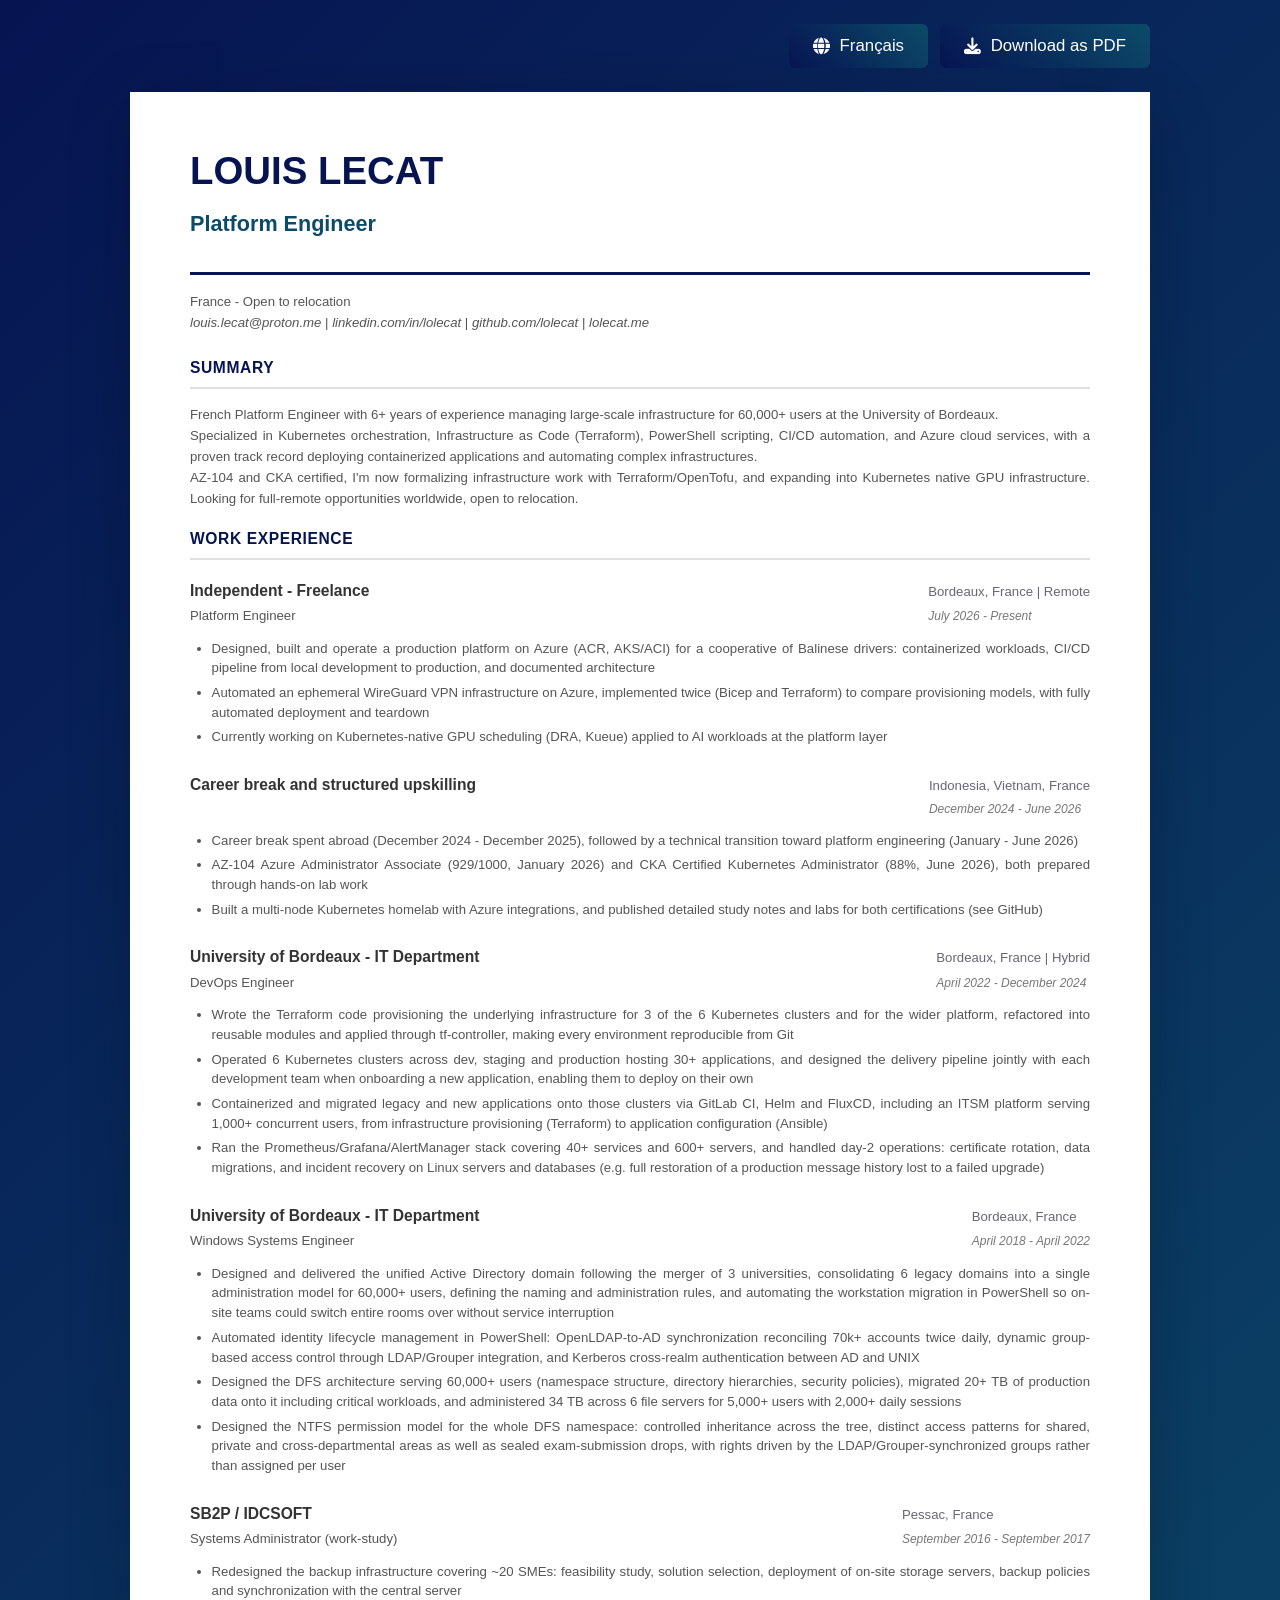
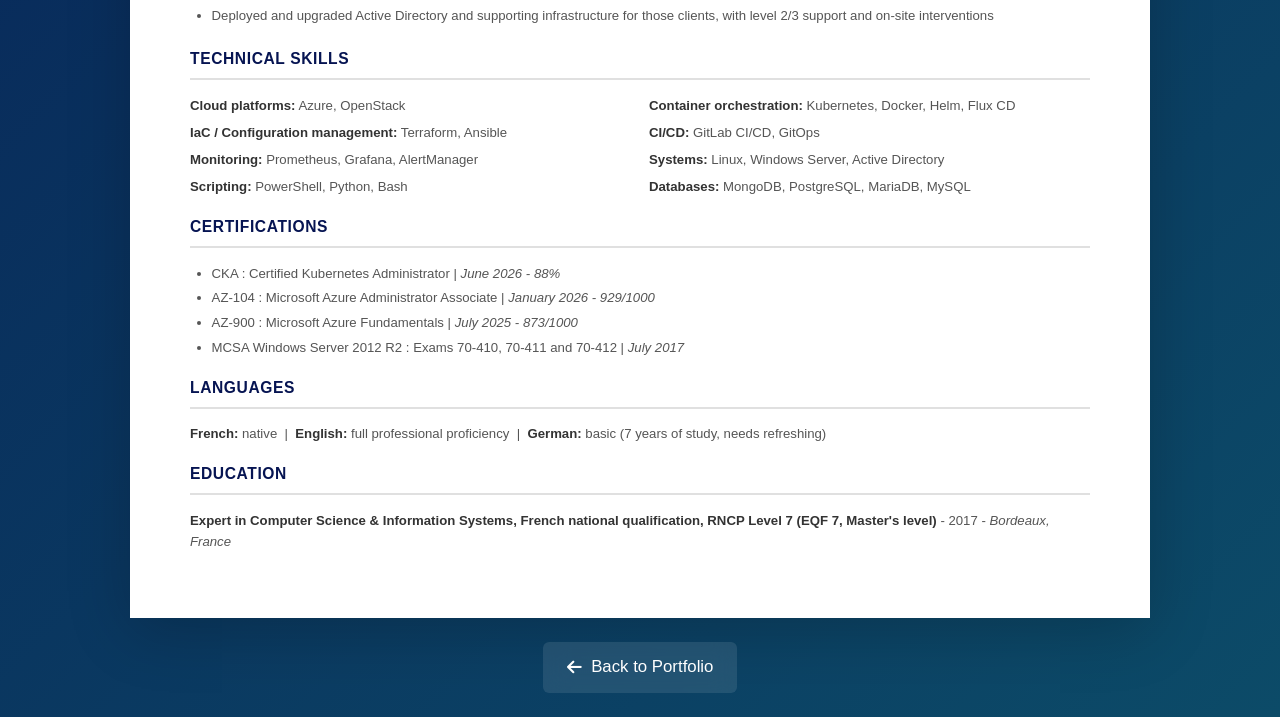
<file: cv/index.html>
<!DOCTYPE html>
<html lang="en">

<head>
    <meta charset="UTF-8">
    <meta name="viewport" content="width=device-width, initial-scale=1.0">
    <title>CV - Louis Lecat</title>
    <link rel="stylesheet" href="https://cdnjs.cloudflare.com/ajax/libs/font-awesome/6.5.0/css/all.min.css">
    <style>
        * {
            margin: 0;
            padding: 0;
            box-sizing: border-box;
        }

        body {
            font-family: 'Segoe UI', Tahoma, Geneva, Verdana, sans-serif;
            line-height: 1.6;
            color: #333;
            background: linear-gradient(135deg, #061452 0%, #0c4b68 100%);
            min-height: 100vh;
            padding: 20px;
            zoom: 120%;
        }

        @media print {
            body {
                zoom: 1 !important;
            }
        }

        .controls {
            max-width: 850px;
            margin: 0 auto 20px;
            display: flex;
            justify-content: flex-end;
            gap: 10px;
        }

        .btn {
            background: linear-gradient(45deg, #061452, #0c4b68);
            color: white;
            border: none;
            padding: 10px 20px;
            border-radius: 5px;
            cursor: pointer;
            font-size: 14px;
            display: flex;
            align-items: center;
            gap: 8px;
            transition: transform 0.2s;
        }

        .btn:hover {
            transform: translateY(-2px);
        }

        .btn.active {
            background: #4f46e5;
        }

        /* CV Container */
        .cv-container {
            max-width: 850px;
            margin: 0 auto;
            background: white;
            box-shadow: 0 10px 50px rgba(0, 0, 0, 0.2);
            padding: 40px 50px;
        }

        /* Header */
        .cv-header {
            border-bottom: 3px solid #061452;
            padding-bottom: 20px;
            margin-bottom: 15px;
        }

        .cv-name {
            font-size: 32px;
            font-weight: bold;
            color: #061452;
            margin-bottom: 5px;
        }

        .cv-title {
            font-size: 18px;
            color: #0c4b68;
            margin-bottom: 5px;
        }

        .cv-tagline {
            font-size: 13px;
            color: #667;
        }

        /* Contact */
        .cv-contact {
            font-size: 11px;
            color: #555;
            margin-bottom: 20px;
            line-height: 1.4;
        }

        .cv-contact p {
            margin-bottom: 2px;
        }

        /* Section Titles */
        .cv-section-title {
            font-size: 13px;
            font-weight: bold;
            text-transform: uppercase;
            letter-spacing: 0.5px;
            color: #061452;
            border-bottom: 2px solid #e0e0e0;
            padding-bottom: 5px;
            margin-bottom: 12px;
            margin-top: 20px;
        }

        .cv-section-title:first-of-type {
            margin-top: 0;
        }

        /* Summary */
        .cv-summary {
            font-size: 11px;
            color: #555;
            line-height: 1.6;
            text-align: justify;
            margin-bottom: 15px;
        }

        /* Experience */
        .cv-job {
            margin-bottom: 18px;
        }

        /* Grid layout for job header: 2 rows x 2 columns */
        .cv-job-grid {
            display: grid;
            grid-template-columns: 1fr auto;
            row-gap: 0.1px;
            align-items: baseline;
            margin-bottom: 10px;
        }

        .cv-job-company {
            font-size: 13px;
            font-weight: 600;
            color: #333;
        }

        .cv-job-title {
            font-size: 11px;
            color: #555;
        }

        .cv-job-location {
            font-size: 11px;
            color: #667;
            white-space: nowrap;
        }

        .cv-job-period {
            font-size: 10px;
            color: #777;
        }

        .cv-job-bullets {
            list-style-position: outside;
            margin-left: 18px;
        }

        .cv-job-bullets li {
            font-size: 11px;
            color: #555;
            line-height: 1.5;
            margin-bottom: 4px;
            text-align: justify;
        }

        /* Skills */
        .cv-skills {
            display: grid;
            grid-template-columns: repeat(2, 1fr);
            gap: 5px 15px;
            font-size: 11px;
            margin-bottom: 15px;
        }

        .cv-skill-item {
            color: #555;
        }

        .cv-skill-label {
            font-weight: 600;
            color: #333;
        }


        /* Languages */
        .cv-languages {
            font-size: 11px;
            color: #555;
            margin-bottom: 15px;
        }
 
        .cv-languages-label {
            font-weight: 600;
            color: #333;
        }


        /* Certifications */
        .cv-certifications {
            list-style-position: outside;
            margin-left: 18px;
            margin-bottom: 15px;
        }

        .cv-certification-title {
            font-weight: 600;
            color: #333;
        }

        .cv-certifications li {
            font-size: 11px;
            color: #555;
            margin-bottom: 3px;
        }

        /* Education */
        .cv-education {
            font-size: 11px;
            color: #555;
            margin-bottom: 15px;
        }

        .cv-education-degree {
            font-weight: 600;
            color: #333;
        }

        /* Back to Portfolio Link */
        .back-link {
            max-width: 850px;
            margin: 20px auto 0;
            text-align: center;
        }

        .back-link a {
            color: white;
            text-decoration: none;
            font-size: 14px;
            display: inline-flex;
            align-items: center;
            gap: 8px;
            padding: 10px 20px;
            background: rgba(255, 255, 255, 0.1);
            backdrop-filter: blur(10px);
            border-radius: 5px;
            transition: background 0.3s;
        }

        .back-link a:hover {
            background: rgba(255, 255, 255, 0.2);
        }

        /* Print Styles */
        @media print {

            /* Hide everything except the CV container */
            /* ---- RÉGLAGES PDF : ajuster ces 3 valeurs ----
               --cv-font  : taille du corps de texte
               --cv-lh    : interligne
               --cv-space : densité des espacements (1 = actuel, 0.6 = compact)
            */
            body {
                --cv-font: 11.75px;
                --cv-lh: 1.4;
                --cv-space: 0.75;

                background: white !important;
                padding: 0 !important;
                font-size: 12px !important;
            }

            /* Two-page layout: room to breathe */
            .cv-summary,
            .cv-job-bullets li,
            .cv-skills,
            .cv-certifications li,
            .cv-languages,
            .cv-education {
                font-size: var(--cv-font) !important;
                line-height: var(--cv-lh) !important;
            }

            .cv-job-title,
            .cv-job-location {
                font-size: calc(var(--cv-font) - 0.5px) !important;
            }

            .cv-job-company {
                font-size: calc(var(--cv-font) + 1.5px) !important;
            }

            .cv-section-title {
                font-size: calc(var(--cv-font) + 1px) !important;
            }

            .controls,
            .back-link {
                display: none !important;
            }

            .cv-container {
                box-shadow: none !important;
                padding: 8px 42px calc(34px * var(--cv-space)) 42px !important;
                max-width: 100% !important;
                margin: 0 !important;
            }

            /* Ne pas couper un bloc au milieu d'une page */
            .cv-section,
            .cv-job,
            .cv-skills,
            .cv-certifications,
            .cv-languages,
            .cv-education {
                page-break-inside: avoid !important;
                break-inside: avoid !important;
            }

            @page {
                size: A4;
                margin: 1.3cm 0.6cm 0.9cm 0.6cm;
            }

            /* Reduce spacing between title and separator */
            .cv-title {
                margin-bottom: 2px !important;
            }

            /* Force 2 columns for skills in print */
            .cv-skills {
                display: grid !important;
                grid-template-columns: repeat(2, 1fr) !important;
                gap: 5px 15px !important;
            }

            /* Maintain grid layout for job headers */
            .cv-job-grid {
                display: grid !important;
                grid-template-columns: 1fr auto !important;
                row-gap: 2px !important;
                align-items: baseline !important;
                margin-bottom: calc(12px * var(--cv-space)) !important;
            }

            /* Keep periods and locations on one line */
            .cv-job-location,
            .cv-job-period {
                white-space: nowrap !important;
            }

            /* Reduce spacing for print and between section titles and content */
            .cv-section-title {
                margin-top: calc(34px * var(--cv-space)) !important;
                margin-bottom: calc(15px * var(--cv-space)) !important;
            }

            .cv-job {
                margin-bottom: calc(24px * var(--cv-space)) !important;
            }

            .cv-job-bullets li {
                margin-bottom: calc(8px * var(--cv-space)) !important;
            }

            .cv-header {
                margin-bottom: calc(18px * var(--cv-space)) !important;
                padding-bottom: calc(18px * var(--cv-space)) !important;
            }

            .cv-contact {
                margin-bottom: calc(14px * var(--cv-space)) !important;
            }

            .cv-summary {
                margin-bottom: calc(20px * var(--cv-space)) !important;
            }

            .cv-skills {
                margin-bottom: calc(18px * var(--cv-space)) !important;
            }

            .cv-certifications {
                margin-bottom: calc(18px * var(--cv-space)) !important;
            }

            .cv-languages {
                margin-bottom: calc(18px * var(--cv-space)) !important;
            }

            .cv-education {
                margin-bottom: 0 !important;
            }
        }

        /* Responsive */
        @media (max-width: 768px) {
            .cv-container {
                padding: 30px 20px;
            }

            .cv-name {
                font-size: 26px;
            }

            .cv-job-grid {
                grid-template-columns: 1fr;
            }

            .cv-skills {
                grid-template-columns: 1fr;
            }
        }

        /* Language Toggle */
        .lang-en,
        .lang-fr {
            display: none;
        }

        .lang-en.active,
        .lang-fr.active {
            display: block;
        }

        .lang-en.active.inline,
        .lang-fr.active.inline {
            display: inline;
        }
    </style>
</head>

<body>
    <!-- Controls -->
    <div class="controls">
        <button class="btn" id="lang-btn" onclick="toggleLanguage()">
            <i class="fas fa-globe"></i>
            <span id="lang-text">Français</span>
        </button>
        <button class="btn" onclick="window.print()">
            <i class="fas fa-download"></i>
            <span class="lang-en active">Download as PDF</span>
            <span class="lang-fr">Télécharger en PDF</span>
        </button>
    </div>

    <!-- CV Content -->
    <div class="cv-container">
        <!-- Header -->
        <div class="cv-header">
            <h1 class="cv-name">LOUIS LECAT</h1>
            <h2 class="cv-title lang-en active">Platform Engineer</h2>
            <h2 class="cv-title lang-fr">Platform Engineer</h2>
        </div>

        <!-- Contact -->
        <div class="cv-contact">
            <p class="lang-en active">France - Open to relocation</p>
            <p class="lang-fr">France - Ouvert à relocalisation</p>
            <p class="lang-en active"><i>louis.lecat@proton.me</i> | <i>linkedin.com/in/lolecat</i> | <i>github.com/lolecat</i> | <i>lolecat.me</i></p>
            <p class="lang-fr"><i>louis.lecat@proton.me</i> | <i>+33685205088</i> | <i>linkedin.com/in/lolecat</i> | <i>github.com/lolecat</i> | <i>lolecat.me</i></p>
        </div>

        <!-- Summary -->
        <div>
            <h3 class="cv-section-title lang-en active">SUMMARY</h3>
            <h3 class="cv-section-title lang-fr">À PROPOS</h3>
            <p class="cv-summary lang-en active">
                French Platform Engineer with 6+ years of experience managing large-scale infrastructure for 60,000+ users at the University of Bordeaux.<br>
                Specialized in Kubernetes orchestration, Infrastructure as Code (Terraform), PowerShell scripting, CI/CD automation, and Azure cloud services, with a proven track record deploying containerized applications and automating complex infrastructures.<br>
                AZ-104 and CKA certified, I'm now formalizing infrastructure work with Terraform/OpenTofu, and expanding into Kubernetes native GPU infrastructure. Looking for full-remote opportunities worldwide, open to relocation.
            </p>
            <p class="cv-summary lang-fr">
                Platform Engineer avec +6 années d'expérience dans la gestion d'infras. à grande échelle : 60 000+ utilisateurs, Université de Bordeaux.<br>
                Je me suis spécialisé en orchestration Kubernetes, Infrastructure as Code (Terraform), automatisation CI/CD et services cloud Azure, avec une expérience avérée dans le déploiement d'applications conteneurisées et l'automatisation d'infrastructures complexes.<br>
                Certifié AZ-104 et CKA, je formalise aujourd'hui mon travail d'infrastructure avec Terraform/OpenTofu, et j'approfondis l'infrastructure GPU native Kubernetes. À la recherche d'opportunités en full remote à l'international, je suis ouvert à la relocalisation.
            </p>
        </div>

        <!-- Experience -->
        <div>
            <h3 class="cv-section-title lang-en active">WORK EXPERIENCE</h3>
            <h3 class="cv-section-title lang-fr">EXPÉRIENCES PROFESSIONNELLES</h3>

            <!-- Freelance -->
            <div class="cv-job">
                <div class="cv-job-grid">
                    <div>
                        <span class="cv-job-company lang-en active inline">Independent - Freelance</span>
                        <span class="cv-job-company lang-fr inline">Indépendant - Freelance</span>
                    </div>
                    <span class="cv-job-location lang-en active">Bordeaux, France | Remote</span>
                    <span class="cv-job-location lang-fr">Bordeaux, France | Remote</span>

                    <div>
                        <span class="cv-job-title lang-en active">Platform Engineer</span>
                        <span class="cv-job-title lang-fr">Platform Engineer</span>
                    </div>
                    <div>
                        <span class="cv-job-period lang-en active"><i>July 2026 - Present</i></span>
                        <span class="cv-job-period lang-fr"><i>Juillet 2026 - Aujourd'hui</i></span>
                    </div>
                </div>

                <ul class="cv-job-bullets lang-en active">
                    <li>Designed, built and operate a production platform on Azure (ACR, AKS/ACI) for a cooperative of Balinese drivers: containerized workloads, CI/CD pipeline from local development to production, and documented architecture</li>
                    <li>Automated an ephemeral WireGuard VPN infrastructure on Azure, implemented twice (Bicep and Terraform) to compare provisioning models, with fully automated deployment and teardown</li>
                    <li>Currently working on Kubernetes-native GPU scheduling (DRA, Kueue) applied to AI workloads at the platform layer</li>
                </ul>
                <ul class="cv-job-bullets lang-fr">
                    <li>Conception, construction et exploitation d'une plateforme en production sur Azure (ACR, AKS/ACI) pour une coopérative de chauffeurs balinais : containerisation, chaîne CI/CD du développement local à la production, documentation de l'architecture</li>
                    <li>Automatisation d'une infrastructure VPN WireGuard éphémère sur Azure, implémentée deux fois (Bicep et Terraform) pour comparer les modèles de provisionnement, avec déploiement et destruction entièrement automatisés</li>
                    <li>Travaux en cours sur le scheduling GPU natif Kubernetes (DRA, Kueue) appliqué aux charges IA, au niveau de la couche plateforme</li>
                </ul>
            </div>

            <!-- Césure et montée en compétences -->
            <div class="cv-job">
                <div class="cv-job-grid">
                    <div>
                        <span class="cv-job-company lang-en active inline">Career break and structured upskilling</span>
                        <span class="cv-job-company lang-fr inline">Césure et montée en compétences</span>
                    </div>
                    <span class="cv-job-location lang-en active">Indonesia, Vietnam, France</span>
                    <span class="cv-job-location lang-fr">Indonésie, Vietnam, France</span>

                    <div></div>
                    <div>
                        <span class="cv-job-period lang-en active"><i>December 2024 - June 2026</i></span>
                        <span class="cv-job-period lang-fr"><i>Décembre 2024 - Juin 2026</i></span>
                    </div>
                </div>

                <ul class="cv-job-bullets lang-en active">
                    <li>Career break spent abroad (December 2024 - December 2025), followed by a technical transition toward platform engineering (January - June 2026)</li>
                    <li>AZ-104 Azure Administrator Associate (929/1000, January 2026) and CKA Certified Kubernetes Administrator (88%, June 2026), both prepared through hands-on lab work</li>
                    <li>Built a multi-node Kubernetes homelab with Azure integrations, and published detailed study notes and labs for both certifications (see GitHub)</li>
                </ul>
                <ul class="cv-job-bullets lang-fr">
                    <li>Année de césure à l'international (décembre 2024 - décembre 2025), suivie d'une montée en compétences technique vers le platform engineering (janvier - juin 2026)</li>
                    <li>AZ-104 : Azure Administrator Associate (929/1000, janvier 2026) et CKA : Certified Kubernetes Administrator (88%, juin 2026), préparation via labs et mises en pratique</li>
                    <li>Construction d'un homelab Kubernetes multi-nœuds avec intégrations Azure, publication de notes et labs détaillés pour les deux certifications (cf. GitHub)</li>
                </ul>
            </div>

            <!-- Job 1 -->
            <div class="cv-job">
                <div class="cv-job-grid">
                    <div>
                        <span class="cv-job-company lang-en active inline">University of Bordeaux - IT Department</span>
                        <span class="cv-job-company lang-fr inline">Université de Bordeaux - DSI</span>
                    </div>
                    <span class="cv-job-location lang-en active">Bordeaux, France | Hybrid</span>
                    <span class="cv-job-location lang-fr">Bordeaux, France | Hybride</span>

                    <div>
                        <span class="cv-job-title lang-en active">DevOps Engineer</span>
                        <span class="cv-job-title lang-fr">Ingénieur DevOps</span>
                    </div>
                    <div>
                        <span class="cv-job-period lang-en active"><i>April 2022 - December 2024</i></span>
                        <span class="cv-job-period lang-fr"><i>Avril 2022 - Décembre 2024</i></span>
                    </div>
                </div>

                <ul class="cv-job-bullets lang-en active">
                    <li>Wrote the Terraform code provisioning the underlying infrastructure for 3 of the 6 Kubernetes clusters and for the wider platform, refactored into reusable modules and applied through tf-controller, making every environment reproducible from Git</li>
                    <li>Operated 6 Kubernetes clusters across dev, staging and production hosting 30+ applications, and designed the delivery pipeline jointly with each development team when onboarding a new application, enabling them to deploy on their own</li>
                    <li>Containerized and migrated legacy and new applications onto those clusters via GitLab CI, Helm and FluxCD, including an ITSM platform serving 1,000+ concurrent users, from infrastructure provisioning (Terraform) to application configuration (Ansible)</li>
                    <li>Ran the Prometheus/Grafana/AlertManager stack covering 40+ services and 600+ servers, and handled day-2 operations: certificate rotation, data migrations, and incident recovery on Linux servers and databases (e.g. full restoration of a production message history lost to a failed upgrade)</li>
                </ul>
                <ul class="cv-job-bullets lang-fr">
                    <li>Rédaction du code Terraform provisionnant l'infrastructure sous-jacente de 3 des 6 clusters Kubernetes et du reste de la plateforme, factorisé en modules réutilisables et appliqué via tf-controller, rendant chaque environnement reproductible depuis Git</li>
                    <li>Maintien en condition opérationnelle de 6 clusters Kubernetes (dev/staging/prod, 30+ applications) et co-conception des pipelines CI/CD onboarding : autonomisation complète des équipes dev sur leurs déploiements applicatifs.</li>
                    <li>Conteneurisation et migration d'applications existantes et nouvelles sur ces clusters via GitLab CI, Helm et FluxCD, dont une plateforme ITSM desservant 1000+ utilisateurs simultanés, du provisionnement de l'infrastructure (Terraform) à la configuration applicative (Ansible)</li>
                    <li>Exploitation de la stack Prometheus/Grafana/AlertManager sur 40+ services et 600+ serveurs, et gestion du day-2 : rotation des certificats, migrations de données, et résolution d'incidents sur serveurs Linux et bases de données (ex. restauration complète d'un historique de messages de production perdu suite à une mise à jour mal qualifiée)</li>
                </ul>
            </div>

            <!-- Job 2 -->
            <div class="cv-job">
                <div class="cv-job-grid">
                    <div>
                        <span class="cv-job-company lang-en active inline">University of Bordeaux - IT Department</span>
                        <span class="cv-job-company lang-fr inline">Université de Bordeaux - DSI</span>
                    </div>
                    <span class="cv-job-location">Bordeaux, France</span>

                    <div>
                        <span class="cv-job-title lang-en active">Windows Systems Engineer</span>
                        <span class="cv-job-title lang-fr">Ingénieur Systèmes Windows</span>
                    </div>
                    <div>
                        <span class="cv-job-period lang-en active"><i>April 2018 - April 2022</i></span>
                        <span class="cv-job-period lang-fr"><i>Avril 2018 - Avril 2022</i></span>
                    </div>
                </div>

                <ul class="cv-job-bullets lang-en active">
                    <li>Designed and delivered the unified Active Directory domain following the merger of 3 universities, consolidating 6 legacy domains into a single administration model for 60,000+ users, defining the naming and administration rules, and automating the workstation migration in PowerShell so on-site teams could switch entire rooms over without service interruption</li>
                    <li>Automated identity lifecycle management in PowerShell: OpenLDAP-to-AD synchronization reconciling 70k+ accounts twice daily, dynamic group-based access control through LDAP/Grouper integration, and Kerberos cross-realm authentication between AD and UNIX</li>
                    <li>Designed the DFS architecture serving 60,000+ users (namespace structure, directory hierarchies, security policies), migrated 20+ TB of production data onto it including critical workloads, and administered 34 TB across 6 file servers for 5,000+ users with 2,000+ daily sessions</li>
                    <li>Designed the NTFS permission model for the whole DFS namespace: controlled inheritance across the tree, distinct access patterns for shared, private and cross-departmental areas as well as sealed exam-submission drops, with rights driven by the LDAP/Grouper-synchronized groups rather than assigned per user</li>
                </ul>
                <ul class="cv-job-bullets lang-fr">
                    <li>Conception et mise en œuvre du domaine Active Directory unifié suite à la fusion de 3 universités, consolidation de 6 domaines existants en un modèle d'administration unique pour 60 000+ utilisateurs, définition des conventions de nommage et des règles d'administration, et automatisation en PowerShell de la migration des postes permettant aux équipes de proximité de basculer des salles entières sans interruption de service</li>
                    <li>Automatisation de la gestion du cycle de vie des identités en PowerShell : synchronisation OpenLDAP vers AD réconciliant 70k+ comptes deux fois par jour, contrôle d'accès dynamique par groupes via intégration LDAP/Grouper, et authentification cross-realm Kerberos entre AD et UNIX</li>
                    <li>Conception de l'architecture DFS pour 60 000+ utilisateurs (structure des namespaces, arborescences, politiques de sécurité), migration de 20+ To de données de production dont critiques, et administration de 34 To sur 6 serveurs de fichiers pour 5 000+ utilisateurs et 2 000+ sessions quotidiennes</li>
                    <li>Conception du modèle de droits NTFS sur l'ensemble du namespace DFS : héritage maîtrisé sur toute l'arborescence, schémas d'accès distincts pour les partages communs, privés et transverses ainsi que pour les dépôts d'examens cloisonnés, droits pilotés par les groupes synchronisés LDAP/Grouper plutôt qu'attribués par utilisateur</li>
                </ul>
            </div>

            <!-- Job 3 -->
            <div class="cv-job">
                <div class="cv-job-grid">
                    <div>
                        <span class="cv-job-company lang-en active inline">SB2P / IDCSOFT</span>
                        <span class="cv-job-company lang-fr inline">SB2P / IDCSOFT</span>
                    </div>
                    <span class="cv-job-location">Pessac, France</span>

                    <div>
                        <span class="cv-job-title lang-en active">Systems Administrator (work-study)</span>
                        <span class="cv-job-title lang-fr">Administrateur systèmes (alternance)</span>
                    </div>
                    <div>
                        <span class="cv-job-period lang-en active"><i>September 2016 - September 2017</i></span>
                        <span class="cv-job-period lang-fr"><i>Septembre 2016 - Septembre 2017</i></span>
                    </div>
                </div>

                <ul class="cv-job-bullets lang-en active">
                    <li>Redesigned the backup infrastructure covering ~20 SMEs: feasibility study, solution selection, deployment of on-site storage servers, backup policies and synchronization with the central server</li>
                    <li>Deployed and upgraded Active Directory and supporting infrastructure for those clients, with level 2/3 support and on-site interventions</li>
                </ul>
                <ul class="cv-job-bullets lang-fr">
                    <li>Refonte de l'infrastructure de sauvegarde d'une vingtaine de TPE/PME : étude de faisabilité, choix de la solution, installation des serveurs de stockage sur site, définition des politiques de sauvegarde et synchronisation avec le serveur central</li>
                    <li>Déploiement et mise à jour des services Active Directory et du reste de l'infrastructure de ces clients, support niveau 2/3 et interventions sur site</li>
                </ul>
            </div>
        </div>

        <!-- Skills -->
        <div class="cv-section">
            <h3 class="cv-section-title lang-en active">TECHNICAL SKILLS</h3>
            <h3 class="cv-section-title lang-fr">COMPÉTENCES TECHNIQUES</h3>
            <div class="cv-skills">
                <p class="cv-skill-item"><span class="cv-skill-label">Cloud platforms:</span> Azure, OpenStack</p>
                <p class="cv-skill-item"><span class="cv-skill-label">Container orchestration:</span> Kubernetes, Docker, Helm, Flux CD</p>
                <p class="cv-skill-item"><span class="cv-skill-label">IaC / Configuration management:</span> Terraform, Ansible</p>
                <p class="cv-skill-item"><span class="cv-skill-label">CI/CD:</span> GitLab CI/CD, GitOps</p>
                <p class="cv-skill-item"><span class="cv-skill-label">Monitoring:</span> Prometheus, Grafana, AlertManager</p>
                <p class="cv-skill-item"><span class="cv-skill-label">Systems:</span> Linux, Windows Server, Active Directory</p>
                <p class="cv-skill-item"><span class="cv-skill-label">Scripting:</span> PowerShell, Python, Bash</p>
                <p class="cv-skill-item"><span class="cv-skill-label">Databases:</span> MongoDB, PostgreSQL, MariaDB, MySQL</p>
            </div>
        </div>

        <!-- Certifications -->
        <div class="cv-section">
            <h3 class="cv-section-title lang-en active">CERTIFICATIONS</h3>
            <h3 class="cv-section-title lang-fr">CERTIFICATIONS</h3>
            <ul class="cv-certifications lang-en active">
                <li>CKA : Certified Kubernetes Administrator | <i>June 2026 - 88%</i></li>
                <li>AZ-104 : Microsoft Azure Administrator Associate | <i>January 2026 - 929/1000</i></li>
                <li>AZ-900 : Microsoft Azure Fundamentals | <i>July 2025 - 873/1000</i></li>
                <li>MCSA Windows Server 2012 R2 : Exams 70-410, 70-411 and 70-412 | <i>July 2017</i></li>
            </ul>
            <ul class="cv-certifications lang-fr">
                <li>CKA : Certified Kubernetes Administrator | <i>Juin 2026 - 88%</i></li>
                <li>AZ-104 : Microsoft Azure Administrator Associate | <i>Janvier 2026 - 929/1000</i></li>
                <li>AZ-900 : Microsoft Azure Fundamentals | <i>Juillet 2025 - 873/1000</i></li>
                <li>MCSA Windows Server 2012 R2 (Exams 70-410, 70-411 et 70-412) | <i>Juillet 2017</i></li>
            </ul>
        </div>

        <!-- Languages -->
        <div class="cv-section">
            <h3 class="cv-section-title lang-en active">LANGUAGES</h3>
            <h3 class="cv-section-title lang-fr">LANGUES</h3>
            <p class="cv-languages lang-en active">
                <span class="cv-languages-label">French:</span> native &nbsp;|&nbsp;
                <span class="cv-languages-label">English:</span> full professional proficiency &nbsp;|&nbsp;
                <span class="cv-languages-label">German:</span> basic (7 years of study, needs refreshing)
            </p>
            <p class="cv-languages lang-fr">
                <span class="cv-languages-label">Français :</span> langue maternelle &nbsp;|&nbsp;
                <span class="cv-languages-label">Anglais :</span> capacité professionnelle complète &nbsp;|&nbsp;
                <span class="cv-languages-label">Allemand :</span> notions (7 ans d'apprentissage scolaire, à réactiver)
            </p>
        </div>

        <!-- Education -->
        <div class="cv-section">
            <h3 class="cv-section-title lang-en active">EDUCATION</h3>
            <h3 class="cv-section-title lang-fr">FORMATION</h3>
            <p class="cv-education lang-en active">
                <span class="cv-education-degree">Expert in Computer Science & Information Systems, French national qualification, RNCP Level 7 (EQF 7, Master's level)</span> - 2017 - <i>Bordeaux, France</i>
            </p>
            <p class="cv-education lang-fr">
                <span class="cv-education-degree">Expert en Informatique et Systèmes d'Information (RNCP niveau 7)</span> - 2017 - <i>Bordeaux Ynov Campus</i>
            </p>
        </div>
    </div>

    <!-- Back to Portfolio -->
    <div class="back-link">
        <a href="../index.html">
            <i class="fas fa-arrow-left"></i>
            <span class="lang-en active">Back to Portfolio</span>
            <span class="lang-fr">Retour au Portfolio</span>
        </a>
    </div>

    <script>
        let currentLang = localStorage.getItem('cv-lang') || 'en';

        function toggleLanguage() {
            currentLang = currentLang === 'en' ? 'fr' : 'en';
            localStorage.setItem('cv-lang', currentLang);
            updateLanguage();
        }

        function updateLanguage() {
            // Update all language elements
            document.querySelectorAll('.lang-en').forEach(el => {
                if (currentLang === 'en') {
                    el.classList.add('active');
                    if (el.classList.contains('inline')) {
                        el.style.display = 'inline';
                    }
                } else {
                    el.classList.remove('active');
                    if (el.classList.contains('inline')) {
                        el.style.display = 'none';
                    }
                }
            });

            document.querySelectorAll('.lang-fr').forEach(el => {
                if (currentLang === 'fr') {
                    el.classList.add('active');
                    if (el.classList.contains('inline')) {
                        el.style.display = 'inline';
                    }
                } else {
                    el.classList.remove('active');
                    if (el.classList.contains('inline')) {
                        el.style.display = 'none';
                    }
                }
            });

            // Update button text
            document.getElementById('lang-text').textContent = currentLang === 'en' ? 'Français' : 'English';
            
            // Update HTML lang attribute
            document.documentElement.lang = currentLang;
        }

        // Initialize on page load
        updateLanguage();
    </script>
</body>

</html>
</file>
